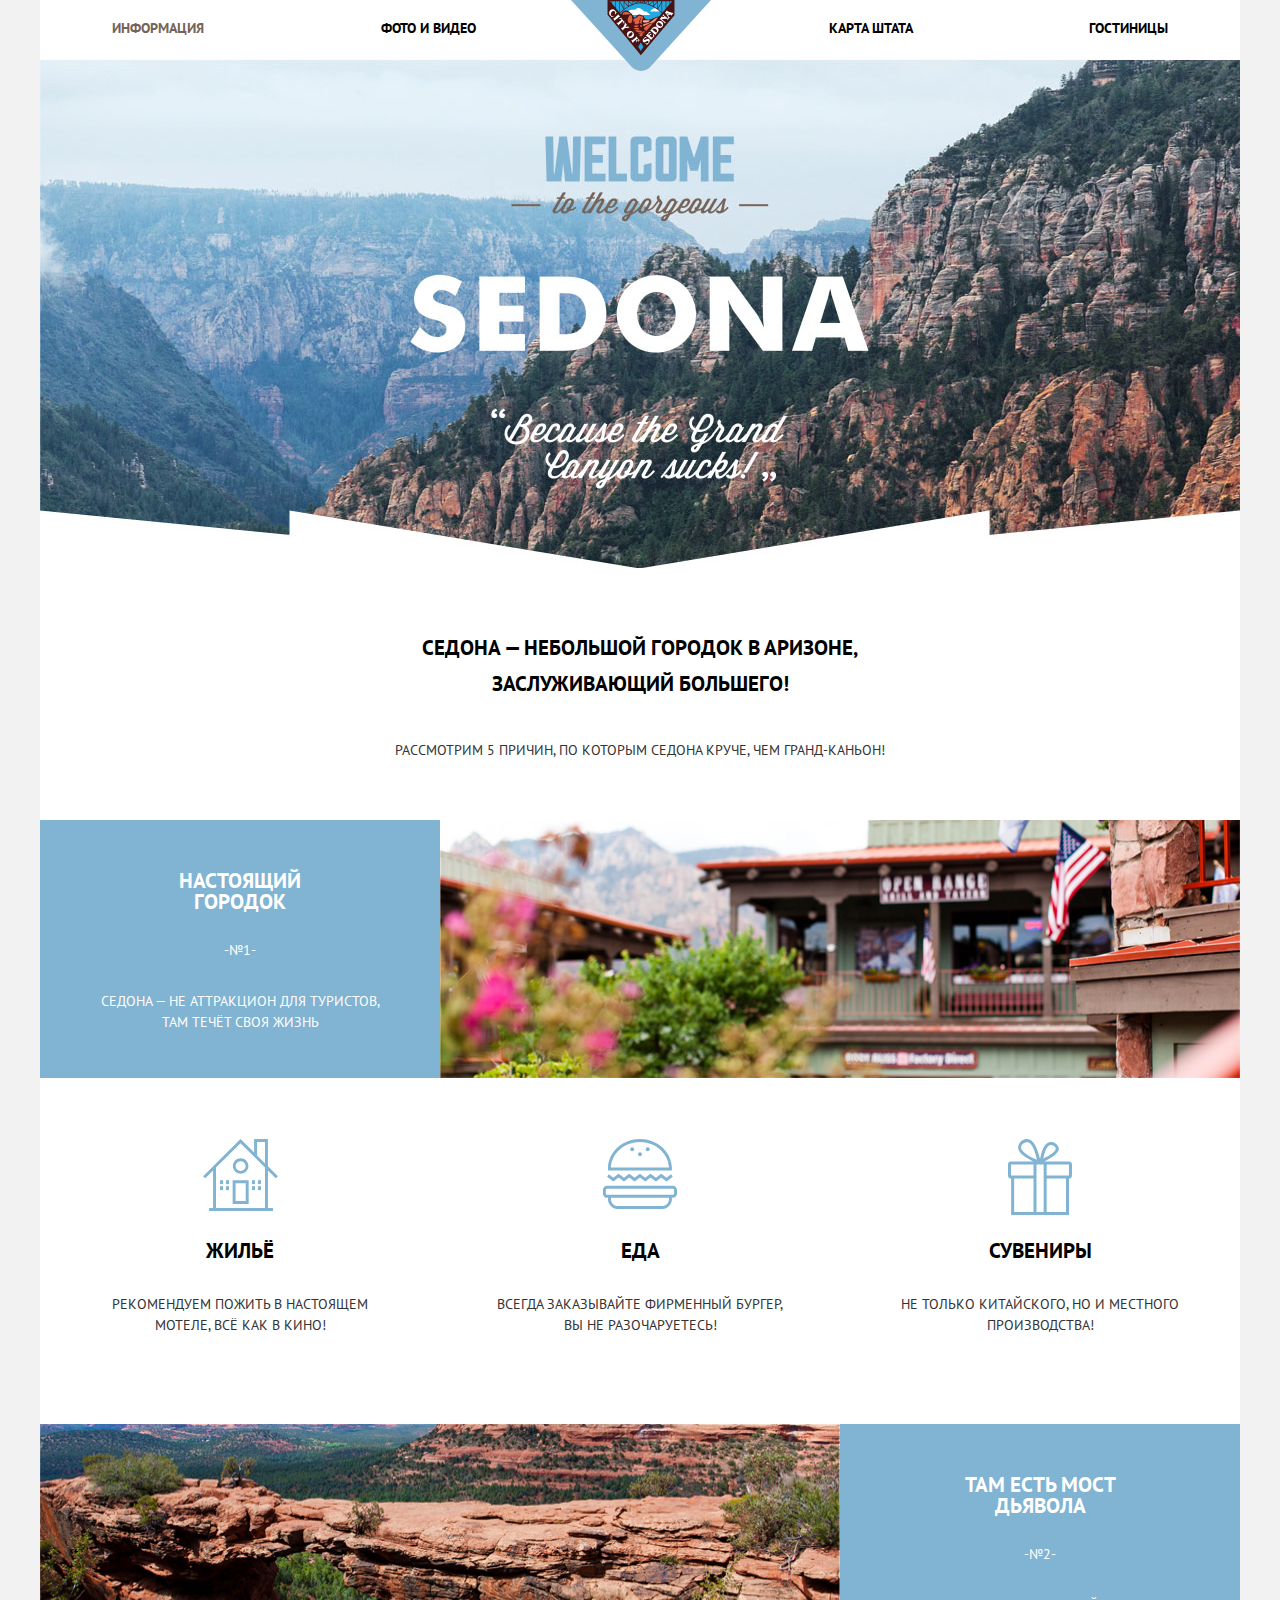
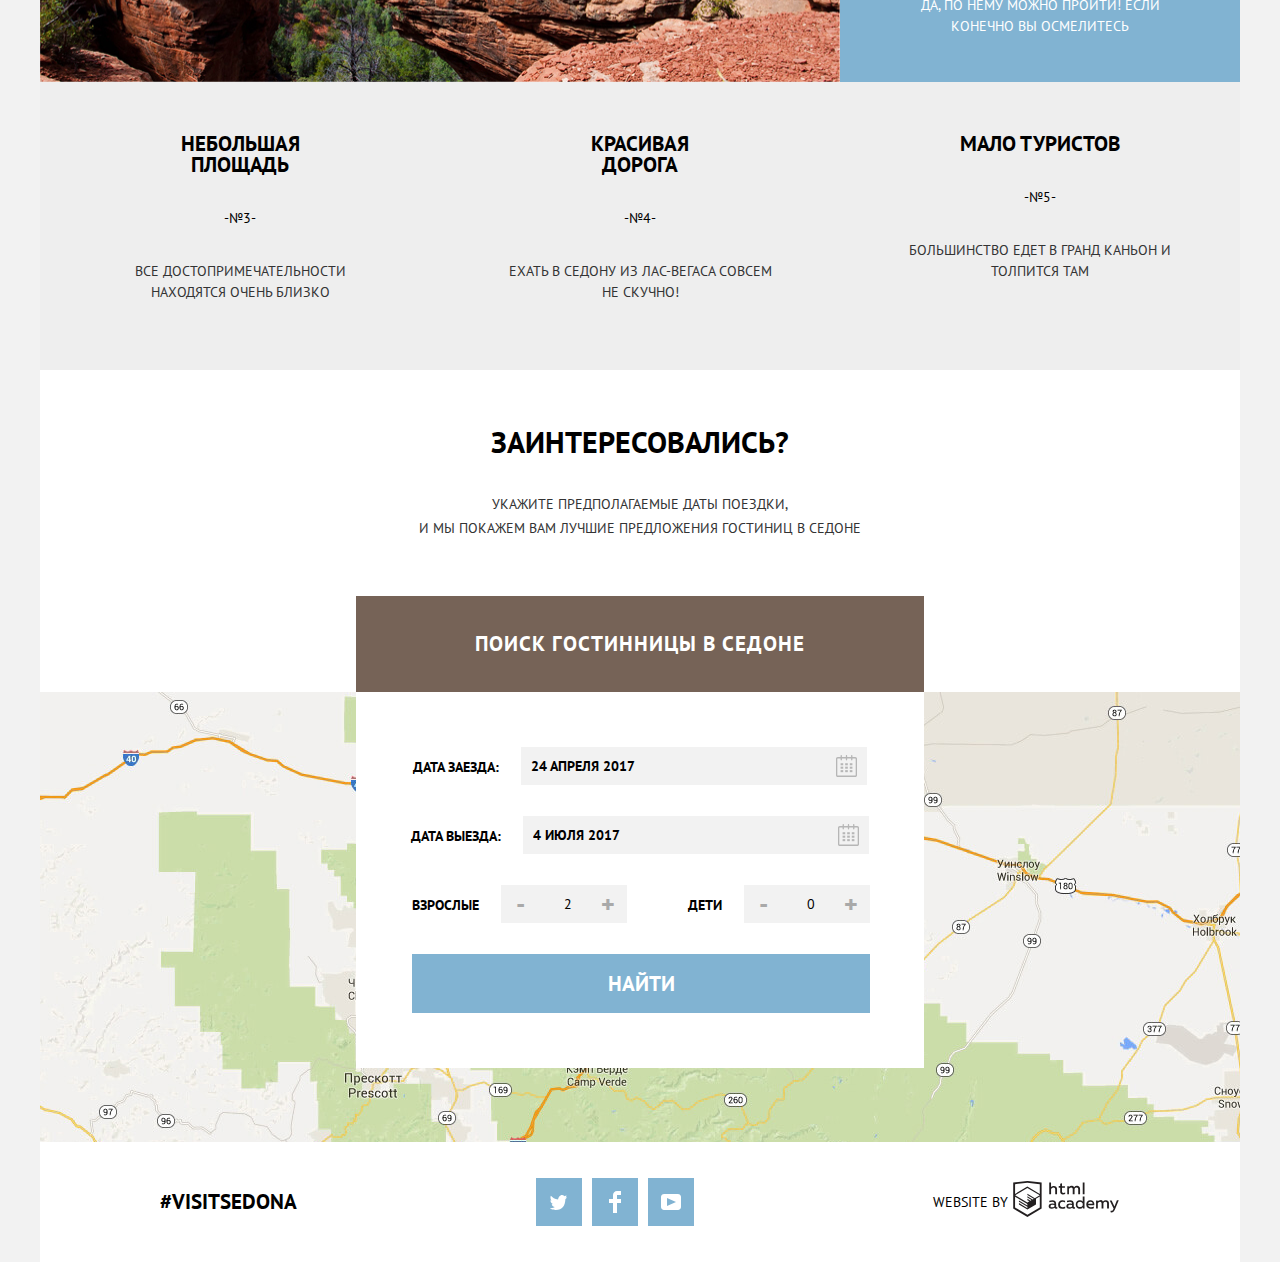
<file: index.html>
<!DOCTYPE html>
<html lang="ru">
<head>
	<meta charset="utf-8">
	<title>HTML Academy: Седона</title>
	<link href="https://fonts.googleapis.com/css?family=PT+Sans" rel="stylesheet">
	<link rel="stylesheet" type="text/css" href="css/normalize.css">	
	<link rel="stylesheet" type="text/css" href="css/style.min.css">
</head>
<body>
	<div class="container">
		<nav class="navbar">
				<a class="navbar-logo"><img src="img/logo.svg" alt="логотип sedona" width="140" height="71"></a>
			<ul class="navbar-menu">
				<li class="index-item"><a href="index.html" class="navbar-menu-curent">информация</a></li>
				<li class="media-item"><a href="media.html">фото и видео</a></li>
				<li class="map-item"><a href="satate-map.html">карта штата</a></li>
				<li class="hotels-item"><a href="hotels.html">гостиницы</a></li>
			</ul>	
		</nav>
		<div class="header-greeting">
			<span class="visually-hidden">Welcome to the gorgeous Sedona! Because the Grand Canyon sucks!</span>
			
		</div>
		<div class="greeting-title"> 
			<h1>Седона &#8212; небольшой городок в Аризоне, заслуживающий большего!</h1>				
			<p>рассмотрим 5 причин, по которым Седона круче, чем Гранд-Каньон!</p>
		</div>
	<main class="main-page">
		<section class="features">
			<div class="features-description">
				<h3>настоящий городок</h3>				
				<span>-№1-</span>
				<p>Седона — не аттракцион для туристов, там течёт своя жизнь</p>
			</div>
				<img class="features-picture" src="img/true-city.jpg" alt="настоящий городок" width="800" height="258">
		</section>
			<ul class="recomendation">
				<li class="housing recomendation-item">
					<h3>жильё</h3>
					<p>рекомендуем пожить в настоящем мотеле, всё как в кино!</p>
				</li>
				<li class="food recomendation-item">
					<h3>еда</h3>
					<p>всегда заказывайте фирменный бургер, вы не разочаруетесь!</p>
				</li>
				<li class="gift recomendation-item">
					<h3>сувениры</h3>
					<p>не только китайского, но и местного производства!</p>
				</li>
			</ul>
		<section class="features">			
				<img class="features-picture" src="img/bridge.jpg" alt="мост дьявола" width="800" height="258">
			<div class="features-description">			
				<h3>там есть мост дьявола</h3>			
				<span>-№2-</span>
				<p>да, по нему можно пройти! если конечно вы осмелитесь</p>
			</div>
		</section>
			<ul class="features-group">
				<li class="features-group-item">
					<h3>небольшая площадь</h3>
					<span>-№3-</span>
					<p>все достопримечательности находятся очень близко</p>	
				</li>
				<li class="features-group-item">
					<h3>красивая дорога</h3>
					<span>-№4-</span>
					<p>ехать в Седону из Лас-Вегаса совсем не скучно!</p>
				</li>
				<li class="features-group-item">
					<h3>мало туристов</h3>
					<span>-№5-</span>
					<p>большинство едет в гранд каньон и толпится там</p>
				</li>
			</ul>
		<section class="search-hotel">
			<h2>заинтересовались?</h2>
				<p class="search-description">укажите предполагаемые даты поездки,<br> и мы покажем вам лучшие предложения гостиниц в седоне</p>
					<a href="form.html" class="search-popup-button">поиск гостинницы в Седоне</a>	
		</section>
		<form class="search-form popup-show" action="https://echo.htmlacademy.ru/" method="post">
			<div class="arrive">
				<label for="arrive">дата заезда:</label>
				<input class="calendar" type="text" name="arrive" id="arrive" value="24 апреля 2017" required>
			</div>
			<div class="departure">
				<label for="departure">дата выезда:</label>
				<input class="calendar" type="text" name="departure" id="departure" value="4 июля 2017" required>
			</div>
			<div class="volume-people">
				<div class="adults">
					<label for="adults">взрослые</label>
					<button class="minus" type="button">
						-	
					</button>									
					<input type="text" name="adults" id="adults" value="2">
					<button class="plus" type="button">
						+	
					</button>
				</div>
				<div class="kids">
					<label for="kids">дети</label>
					<button class="minus" type="button">
						-	
					</button>
					<input type="text" name="kids" id="kids" value="0">
					<button class="plus" type="button">
						+	
					</button>
				</div>
			</div>
				<button class="search-button" type="submit">найти</button>				
		</form>	
		<section class="map">
			<h4 class="visually-hidden">Седона на карте</h4>
			<iframe src="https://www.google.com/maps/embed?pb=!1m18!1m12!1m3!1d839723.8286893776!2d-111.90180777137249!3d34.70004215159724!2m3!1f0!2f0!3f0!3m2!1i1024!2i768!4f13.1!3m3!1m2!1s0x872da132f942b00d%3A0x5548c523fa6c8efd!2z0KHQtdC00L7QvdCwLCDQkNGA0LjQt9C-0L3QsCA4NjMzNiwg0KHQqNCQ!5e0!3m2!1sru!2sru!4v1543400922683" width="1200" height="450" style="border:0" allowfullscreen></iframe>		
		</section>
	</main>
	<footer class="page-footer">
			<a class="footer-hashtag" href="#">#visitsedona</a>
		<ul class="social-list reset-list">
			<li class="social-button twitter-button"><a href="https://twitter.com/">twitter</a></li>
			<li class="social-button facebook-button"><a href="https://facebook.com/">facebook</a></li>
			<li class="social-button youtube-button"><a href="https://www.youtube.com/">youtube</a></li>
		</ul>
		
		<p class="footer-copyright">
			<span>Website by</span>
			<a class="footer-logo" href="//htmlacademy.ru/intensive/htmlcss">
			  <svg width="108" height="36" viewBox="0 0 108.08 36.85"><path d="M44.61,26.88a2,2,0,0,0,.55-0.1v1.33a3.25,3.25,0,0,1-1.18.21,1.67,1.67,0,0,1-1.67-1,4.84,4.84,0,0,1-3.14,1.08c-1.51,0-2.91-.83-2.91-2.55,0-2.13,2-2.79,3.71-2.79a11.08,11.08,0,0,1,2.17.25v-0.3c0-1-.76-1.77-2.19-1.77a7.42,7.42,0,0,0-3,.64v-1.7a10.21,10.21,0,0,1,3.19-.55c2.36,0,3.81,1.12,3.81,3.65v3a0.54,0.54,0,0,0,.49.59h0.17Zm-6.44-1.13A1.35,1.35,0,0,0,39.63,27h0.11a3.39,3.39,0,0,0,2.41-1V24.58a9.72,9.72,0,0,0-1.81-.21c-1,0-2.16.33-2.16,1.38h0Zm12.36-6.11a5,5,0,0,1,2.57.64V22a4.08,4.08,0,0,0-2.3-.7,2.75,2.75,0,1,0,0,5.49,5,5,0,0,0,2.43-.64v1.71a6.27,6.27,0,0,1-2.76.57A4.21,4.21,0,0,1,46,24.51q0-.21,0-0.41a4.32,4.32,0,0,1,4.18-4.46h0.38Zm12.17,7.24a2,2,0,0,0,.55-0.1v1.33a3.25,3.25,0,0,1-1.18.21,1.67,1.67,0,0,1-1.67-1,4.84,4.84,0,0,1-3.14,1.08c-1.51,0-2.91-.83-2.91-2.55,0-2.13,2-2.79,3.71-2.79a11.08,11.08,0,0,1,2.17.25v-0.3c0-1-.76-1.77-2.19-1.77a7.42,7.42,0,0,0-3,.64v-1.7a10.21,10.21,0,0,1,3.19-.55c2.36,0,3.81,1.12,3.81,3.65v3a0.54,0.54,0,0,0,.49.59h0.17Zm-6.44-1.13A1.35,1.35,0,0,0,57.73,27h0.11a3.39,3.39,0,0,0,2.41-1V24.58a9.72,9.72,0,0,0-1.81-.21c-1.06,0-2.16.33-2.16,1.38h0ZM73,16V28.2H71.35V26.88a3.88,3.88,0,0,1-3.19,1.54,4.4,4.4,0,0,1,0-8.78,3.81,3.81,0,0,1,3,1.3V16H73Zm-4.53,5.22a2.76,2.76,0,1,0,0,5.52A2.86,2.86,0,0,0,71.15,25V23A2.91,2.91,0,0,0,68.49,21.27ZM79,19.64c3.31,0,4.46,2.68,3.92,5.09H76.7c0.21,1.5,1.67,2.11,3.19,2.11a6.11,6.11,0,0,0,2.64-.59v1.6a7.14,7.14,0,0,1-3,.57C77,28.42,74.78,27,74.78,24a4.18,4.18,0,0,1,4-4.39H79Zm0.09,1.54a2.28,2.28,0,0,0-2.44,2.1v0.06H81.3A2,2,0,0,0,79.13,21.18Zm5.73,7V19.87h1.65v1a3.81,3.81,0,0,1,2.78-1.27A2.86,2.86,0,0,1,91.89,21a4.12,4.12,0,0,1,2.91-1.33A3.06,3.06,0,0,1,98,23V28.2h-1.9V23.05a1.59,1.59,0,0,0-1.42-1.75H94.42a2.8,2.8,0,0,0-2.07,1.12V28.2h-1.9V23.05A1.59,1.59,0,0,0,89,21.31H88.8a3,3,0,0,0-2.21,1.29v5.63H84.86Zm21.31-8.33h1.9l-3.91,9.46c-0.9,2.17-2.09,2.86-3.35,2.86a4.76,4.76,0,0,1-1.1-.14V30.46a2.86,2.86,0,0,0,.85.12c0.9,0,1.58-.64,2.07-1.9l0.17-.42-4-8.4h2l2.86,6.29ZM38.73,1.46V6.22a3.81,3.81,0,0,1,2.7-1.14,3.25,3.25,0,0,1,3.44,3.4v5.15H43V8.72a1.81,1.81,0,0,0-1.61-2h-0.3a2.93,2.93,0,0,0-2.32,1.39v5.52h-1.9V1.46h1.9ZM49.94,2.31v3h3V6.91h-3v3.81c0,1.1.5,1.46,1.58,1.46a4.49,4.49,0,0,0,1.69-.33v1.6A6.8,6.8,0,0,1,51,13.8a2.55,2.55,0,0,1-2.86-2.74V6.89H46.58V5.26h1.5V2.74Zm5.4,11.31V5.28H57v1A3.81,3.81,0,0,1,59.77,5a2.86,2.86,0,0,1,2.6,1.33A4.12,4.12,0,0,1,65.28,5,3.06,3.06,0,0,1,68.44,8.4v5.21h-1.9V8.46a1.59,1.59,0,0,0-1.42-1.75H64.89a2.8,2.8,0,0,0-2.07,1.12v5.78h-1.9V8.46A1.59,1.59,0,0,0,59.5,6.71H59.27A3,3,0,0,0,57.06,8v5.63H55.34ZM71.17,1.45H73V13.6H71.17V1.45ZM14.71,0H14.55L0,1.54V28.21l14.55,8.66,14.55-8.66V1.54Zm12.5,27.1L14.55,34.64,1.9,27.12V16.18l12.59,7.5V25L5.86,19.9v1.31l8.68,5.21v1.39L5.87,22.65V24l8.68,5.21,8.75-5.24V18.31L27.2,16V27.12Zm0-12.53-3.48,2-1.6,1L14.51,13v1.31L21,18.23H21l-0.14.09-1,.54-5.37-3.2V17l4.24,2.52-1,.67-3.2-1.9v1.31l2.1,1.24L14.5,22.1,2,14.65,14.51,7.11Zm0-1.32L14.49,5.76,1.91,13.25v-10L14.56,1.92,27.21,3.25v10h0Z" transform="translate(0 -0.02)" /></svg>
			</a>
		  </p>	
	</footer>
	</div>
	<script src="js/script.min.js"></script>
</body>
</html>
</file>
<file: css/style.min.css>
body{font-family:"PT Sans","Arial",sans-serif;font-size:14px;line-height:1.5;text-transform:uppercase;color:#000;background-color:#f2f2f2;margin:0}a{text-decoration:none;color:inherit}.container{width:1200px;margin-left:auto;margin-right:auto}.container-hotels{width:1200px;background-color:#fff;margin-left:auto;margin-right:auto}.visually-hidden{position:absolute;width:1px;height:1px;white-space:nowrap;border:0;-webkit-clip-path:inset(100%);clip-path:inset(100%);clip:rect(0 0 0 0);overflow:hidden;padding:0;margin:-1px}.navbar{overflow-wrap:break-word;background-color:#fff}.navbar-menu{display:-webkit-box;display:-ms-flexbox;display:flex;-webkit-box-pack:start;-ms-flex-pack:start;justify-content:flex-start;list-style:none;padding:18px 72px 20px;margin:0}.navbar-menu a{font-weight:700;text-decoration:none;outline:none}.index-item{margin-right:auto}.media-item{margin-right:auto}.map-item{margin-left:auto}.hotels-item{margin-left:auto}.navbar-logo{position:absolute;width:138px;height:72px;right:0;left:0;padding-left:30px;padding-right:30px;margin-left:auto;margin-right:auto}.navbar-menu a:hover,.navbar-menu a:focus{color:#81b3d2}.navbar-menu a:active{color:#cacaca}.navbar-menu-curent{color:#766357}.header-greeting{width:auto;height:509px;background:url(../img/background-1.jpg) no-repeat;background-color:#4a95c0}.greeting-title{text-align:center;background-color:#fff;margin:0}.greeting-title h1{font-size:21px;line-height:1.7;padding:62px 350px 39px;margin:0}.greeting-title p{color:#333;padding-bottom:59px;margin:0}.features{display:-webkit-box;display:-ms-flexbox;display:flex;width:1200px;overflow:hidden;color:#fff;background-color:#81b3d2}.features-description{display:-webkit-box;display:-ms-flexbox;display:flex;-webkit-box-orient:vertical;-webkit-box-direction:normal;-ms-flex-direction:column;flex-direction:column;width:400px;text-align:center;padding-left:60px;padding-right:60px}.features-description h3{font-size:21px;line-height:1;padding-top:50px;padding-left:40px;padding-right:40px;margin:0}.features-description span{padding-top:28px;padding-bottom:30px;margin:0}.features-description p{line-height:1.5;padding:0;margin:0}.features-evil-bridge{text-align:center;padding-left:40px;padding-right:40px}.features-discription-white{padding-bottom:62px}.recomendation{display:-webkit-box;display:-ms-flexbox;display:flex;-webkit-box-pack:justify;-ms-flex-pack:justify;justify-content:flex-start;width:1200px;overflow:hidden;list-style:none;text-align:center;background-color:#fff;padding:60px 0 88px;margin:0}.recomendation-item{display:-webkit-box;display:-ms-flexbox;display:flex;-webkit-box-orient:vertical;-webkit-box-direction:normal;-ms-flex-direction:column;flex-direction:column;width:400px;padding-top:102px;margin-left:50px;margin-right:50px}.recomendation-item h3,.features-group-item h3{font-size:21px;font-weight:700px;text-transform:uppercase;line-height:1;padding-bottom:33px;margin:0}.recomendation-item p,.features-group-item p{line-height:1.5;color:#333;margin:0}.housing{background:url(../img/icon-1.svg) no-repeat 50% 1px}.food{background:url(../img/icon-3.svg) no-repeat 50% 1px}.gift{background:url(../img/icon-2.svg) no-repeat 50% 1px}.features-group{display:-webkit-box;display:-ms-flexbox;display:flex;position:relative;width:1200px;overflow:hidden;list-style:none;text-align:center;background-color:#eee;padding:51px 0 67px;margin:0;z-index:2}.features-group-item{display:-webkit-box;display:-ms-flexbox;display:flex;-webkit-box-orient:vertical;-webkit-box-direction:normal;-ms-flex-direction:column;flex-direction:column;width:400px;margin-left:60px;margin-right:60px}.features-group-item h3{padding-left:60px;padding-right:60px}.features-group-item p{padding-top:32px}.search-form{width:568px;background-color:#fff;padding-top:55px;margin-left:auto;margin-right:auto}.search-hotel{display:-webkit-box;display:-ms-flexbox;display:flex;-webkit-box-orient:vertical;-webkit-box-direction:normal;-ms-flex-direction:column;flex-direction:column;position:relative;-webkit-box-align:center;-ms-flex-align:center;align-items:center;text-align:center;background-color:#fff;margin-left:auto;margin-right:auto;z-index:2}.search-hotel h2{font-size:30px;font-weight:700;line-height:.8;text-transform:uppercase;padding:60px 0 39px;margin:0}.search-description{line-height:1.7;color:#333;padding-bottom:55px;margin:0}.search-popup-button{display:block;width:568px;font-size:21px;font-weight:700;line-height:1.2;letter-spacing:1px;color:#fff;background-color:#766357;padding:35px 0 36px}.search-popup-button:hover{background-color:#604e43}.search-popup-button:active{color:#928a85;background-color:#503e33}.search-button{display:block;width:458px;min-height:59px;font-size:21px;font-weight:700;text-transform:uppercase;border:none;color:#fff;background-color:#81b3d2;margin-left:56px;margin-bottom:55px}.search-button:hover,.search-button:focus{background-color:#669ec0}.search-button:active{color:#94b9d2;background-color:#5496bd}.search-form label{font-size:14px;font-weight:700;padding-right:22px}.search-form{position:absolute;width:568px;top:auto;left:50%;-webkit-transform:translateX(-50%);transform:translateX(-50%);display:-webkit-box;display:-ms-flexbox;display:flex;-webkit-transition:all .6s;transition:all .6s;background-color:#fff;margin-top:-395px;z-index:1;-webkit-box-orient:vertical;-webkit-box-direction:normal;-ms-flex-direction:column;flex-direction:column}.calendar{font-size:14px;font-weight:700;text-transform:uppercase;color:#000;background:url(../img/calendar.svg) no-repeat 315px center}.arrive,.departure,.adults,.kids{display:-webkit-box;display:-ms-flexbox;display:flex;-webkit-box-pack:center;-ms-flex-pack:center;justify-content:center;padding-bottom:31px;margin:0}.plus:hover,.minus:hover,.plus:focus,.minus:focus{color:#000;outline:0}.plus:active,.minus:active{color:#81b3d2;outline:0}.arrive input[type="text"],.departure input[type="text"]{-webkit-box-sizing:border-box;box-sizing:border-box;width:346px;border:none;min-height:38px;background-color:#f2f2f2;padding-left:10px;padding-right:40px}.arrive input:focus,.departure input:focus{border-color:#1c4f80}.arrive label,.departure label{margin-top:10px}.volume-people{display:-webkit-box;display:-ms-flexbox;display:flex;-webkit-box-pack:justify;-ms-flex-pack:justify;justify-content:space-between;width:458px;padding:0;margin-left:56px}.adults label,.kids label{padding-top:10px}.adults{margin-right:53px}.adults input,.kids input{width:38px;text-align:center;border:0;background-color:#f2f2f2;padding-left:10px}.plus,.minus{width:38px;height:38px;font-size:26px;font-weight:700;text-align:center;border:0;color:#a9a9a9;background-color:#f2f2f2;cursor:pointer}.popup-show{margin-top:0}.popup-error{-webkit-animation:shake .6s;animation:shake .6s}@-webkit-keyframes shake{0%,100%{-webkit-transform:translateX(0);transform:translateX(0)}10%,30%,50%,70%,90%{-webkit-transform:translateX(-10px);transform:translateX(-10px)}20%,40%,60%,80%{-webkit-transform:translateX(10px);transform:translateX(10px)}}@keyframes shake{0%,100%{-webkit-transform:translateX(0);transform:translateX(0)}10%,30%,50%,70%,90%{-webkit-transform:translateX(-10px);transform:translateX(-10px)}20%,40%,60%,80%{-webkit-transform:translateX(10px);transform:translateX(10px)}}.map{max-height:450px;background-color:#a9a9a9;background:url(../img/map.jpg) no-repeat;margin:0}.page-footer{display:-webkit-box;display:-ms-flexbox;display:flex;-ms-flex-pack:distribute;justify-content:space-around;-webkit-box-align:center;-ms-flex-align:center;align-items:center;background-color:#fff;padding:36px 0}.footer-hashtag{font-size:21px;font-weight:700;text-transform:uppercase}.reset-list{list-style:none;padding:0;margin:0}.social-list li{display:inline-block;font-size:0;vertical-align:top;margin-right:10px}.social-list li:last-child{margin-right:0}.social-button{position:relative;display:block;width:46px;height:48px;background-color:#81b3d2}.social-button:not(:last-child){margin-right:6px}.social-button::before{content:"";position:absolute;top:0;right:0;bottom:0;left:0;background:no-repeat 50% 50%}.twitter-button::before{background-image:url(../img/twitter.svg)}.facebook-button::before{background-image:url(../img/facebook.svg)}.youtube-button::before{background-image:url(../img/youtube.svg)}.social-list li:hover{background-color:#669ec0}.social-list li:active{background-color:#5496bd}.social-button:active::before{opacity:.3}.footer-copyright{margin:0}.footer-copyright span,.footer-copyright .footer-logo{display:inline-block;vertical-align:middle}.footer-logo svg{fill:#231f20}.footer-logo:hover svg,.footer-logo:focus svg{fill:#669ec0}.footer-logo:active svg{opacity:.3}.hotels-filter{color:#fff}.filter{display:-webkit-box;display:-ms-flexbox;display:flex;background:#5496bd url(../img/filter-background.jpg) no-repeat 0 -295px;padding:32px 72px 31px}.filter-titles{font-size:16px;font-weight:700;line-height:2}.infrastructure{list-style:none;border:none}.housing-type{border:none;margin-left:115px}.infrastructure ul,.housing-type ul{border:none}.infrastructure li,.housing-type li{list-style:none;line-height:2.5}.infrastructure p,.housing-type p:not(:last-child){margin-bottom:25px}.infrastructure label,.housing-type label{position:relative;padding-left:40px;cursor:pointer}input[type="checkbox"] + label::before{content:"";position:absolute;width:27px;height:23px;top:-3px;left:0;background:url(../img/checkbox-off.svg) no-repeat}input[type="checkbox"]:checked + label::before{content:"";position:absolute;width:27px;height:23px;top:-3px;left:0;background:url(../img/checkbox-on.svg) no-repeat}input[type="checkbox"]:disabled + label::before{opacity:.3}input[type="checkbox"]:focus + label::before{outline:2px solid #4a95c0}.range{width:330px;text-transform:uppercase;border:none;margin-left:348px}.range-title{font-weight:600;font-size:16px;line-height:21px;margin-bottom:9px}.price-controls{position:relative;height:36px;font-size:0;text-align:center;border:2px solid #fff;border-radius:2px;margin-bottom:20px}.price-controls::after{content:"";position:absolute;top:50%;left:50%;width:2px;height:22px;background:#fff;-webkit-transform:translate(-50%,-50%);transform:translate(-50%,-50%)}.price-controls label{display:inline-block;font-size:14px;vertical-align:top;cursor:pointer;margin-top:6px}.price-controls .min-price{width:130px;margin-left:10px}.price-controls input{width:50px;color:inherit;font:inherit;border:none;background:none;margin:0}.range-controls{position:relative;margin-bottom:32px}.range-controls .scale{height:2px;background:rgba(255,255,255,0.3)}.range-controls .bar{width:80%;height:2px;background:#fff}.range-toggle{position:absolute;top:-10px;width:4px;height:4px;background:#ababab;border:10px solid #fff;border-radius:50%;-webkit-box-shadow:0 2px 1px 0 rgba(0,1,1,0.2);box-shadow:0 2px 1px 0 rgba(0,1,1,0.2);cursor:pointer}.range-toggle:hover{background:#1c4f80}.range-toggle-min{left:0}.range-toggle-max{left:80%}.btn-transparent{display:block;font-size:14px;line-height:20px;text-transform:uppercase;border:2px solid #fff;border-radius:2px;color:#fff;background:transparent;padding:6px 35px;margin:0 auto;cursor:pointer}.btn-transparent:hover{color:#000;background:#fff}.btn-transparent:focus{background:#81b3d2}.filter-results{display:-webkit-box;display:-ms-flexbox;display:flex;-webkit-box-pack:start;-ms-flex-pack:start;justify-content:flex-start;-webkit-box-orient:horizontal;-webkit-box-direction:normal;-ms-flex-direction:row;flex-direction:row;-webkit-box-align:center;-ms-flex-align:center;align-items:center;padding:31px 0}.results-counter{font-size:21px;margin-left:73px}.sort-head{font-size:12px;margin-left:50px;margin-right:40px}.sort-results{display:-webkit-box;display:-ms-flexbox;display:flex;-webkit-box-pack:start;-ms-flex-pack:start;justify-content:flex-start;list-style:none;font-size:12px;padding:0;margin:0}.sort-curent{color:#81b3d2}.sort-type{font-size:12px;text-decoration:none;border-bottom:1px dotted #81b3d2;color:#dadada;margin-left:33px}.sort-type:hover{color:#81b3d2}.sort-type:active{color:#000}.sort-buttons{display:-webkit-box;display:-ms-flexbox;display:flex;-webkit-box-pack:justify;-ms-flex-pack:justify;justify-content:space-between;width:36px;list-style:none;margin:0 73px 0 auto}.up-button polygon,.down-button polyline{fill:#cacaca}.up-button,.down-button{width:12px;border:none;outline:none;background-color:transparent;padding:0;cursor:pointer}.up-button:hover polygon,.down-button:hover polyline,.up-button:focus polygon,.down-button:focus polyline{fill:#000}.curent-button polyline{fill:#81b3d2}.results-list{border-top:1px solid #e1e1e1;padding:0;margin:0}.results-list li{display:-webkit-box;display:-ms-flexbox;display:flex;border-bottom:1px solid #e1e1e1;padding:26px 73px 31px}.hotel-card{display:-webkit-box;display:-ms-flexbox;display:flex;-webkit-box-orient:vertical;-webkit-box-direction:normal;-ms-flex-direction:column;flex-direction:column}.card-title{padding:0;margin:0}.card-title:focus{outline:none;color:#81b3d2}.card-title h2{font-size:21px;font-weight:700;line-height:1.2;margin:0}.card-title h2:hover{color:#81b3d2}.card-title h2:active{color:#000;opacity:.3}.results-image{padding-top:5px;margin-right:30px}.categories{display:-webkit-box;display:-ms-flexbox;display:flex;-webkit-box-pack:start;-ms-flex-pack:start;justify-content:flex-start;padding-top:8px}.hotel-category{margin:0 40px 0 0}.price-category{margin:0 40px 0 0}.cards-buttons{display:-webkit-box;display:-ms-flexbox;display:flex;-webkit-box-pack:justify;-ms-flex-pack:justify;justify-content:space-between;padding-top:8px}.button-more{width:110px;font-size:14px;font-weight:700;text-align:center;color:#fff;background-color:#81b3d2;padding:6px 0;margin-right:9px}.button-more:hover,.button-more:focus{background-color:#669ec0}.button-more:active{color:#94b9d2;background-color:#5496bd}.button-book{width:142px;font-size:14px;font-weight:700;text-align:center;color:#fff;background-color:#766357;padding:6px 0}.button-book:hover,.button-book:focus{background-color:#604e43}.button-book:active{color:#928a85;background-color:#503e33}.button-book:active::before{opacity:.3}.rating{display:-webkit-box;display:-ms-flexbox;display:flex;-webkit-box-orient:vertical;-webkit-box-direction:normal;-ms-flex-direction:column;flex-direction:column;margin-left:522px}.stars{display:-webkit-box;display:-ms-flexbox;display:flex;-webkit-box-pack:end;-ms-flex-pack:end;justify-content:flex-end;margin:0}.top{width:110px;text-align:center;line-height:1;color:#666;background-color:#f2f2f2;padding:6px 0 7px;margin-top:47px}
</file>
